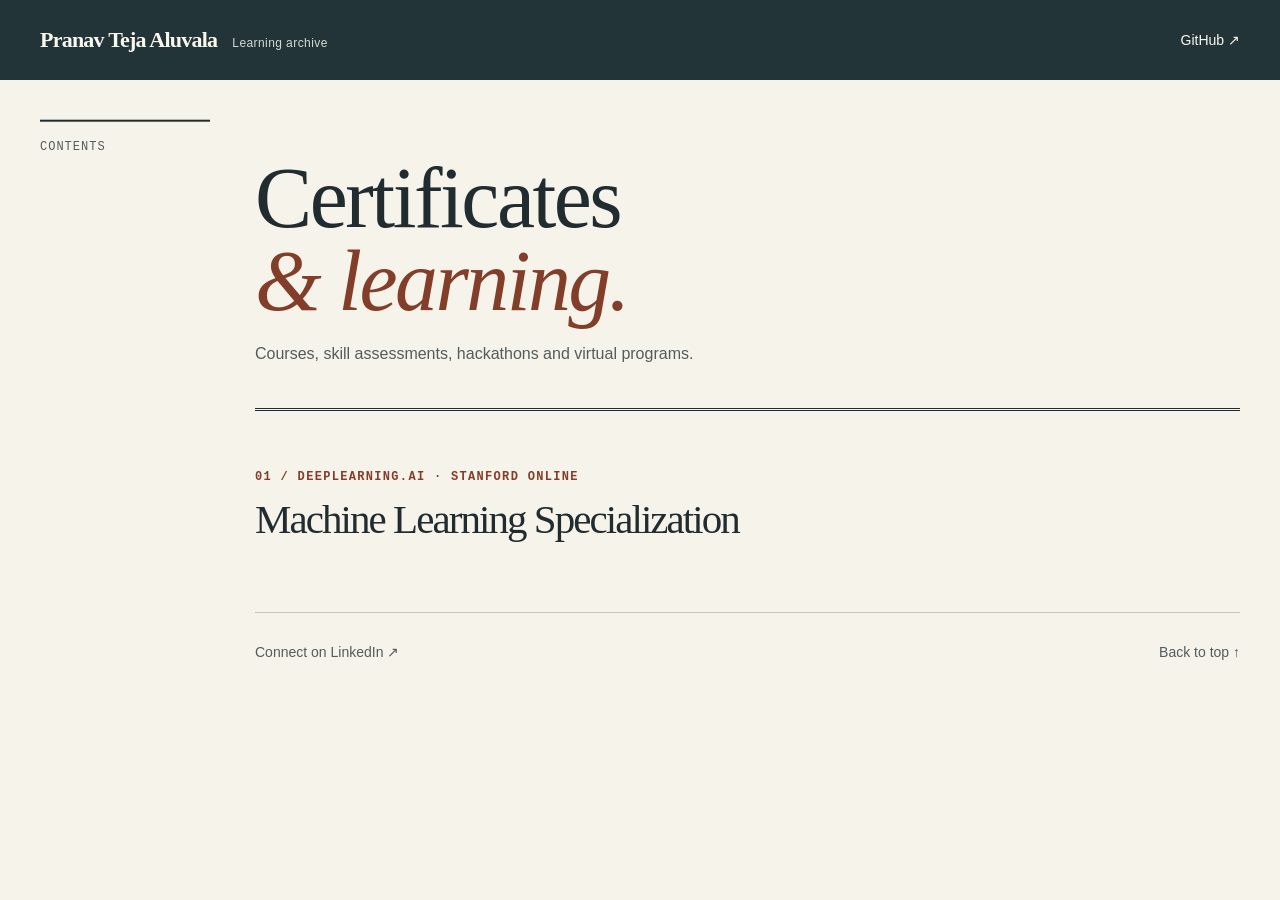
<file: index.html>
<!doctype html><html lang="en"><meta charset="utf-8"><meta name="viewport" content="width=device-width,initial-scale=1"><meta http-equiv="refresh" content="0;url=certs.html"><title>Certificate collection</title><a href="certs.html">Open certificate collection</a></html>
</file>
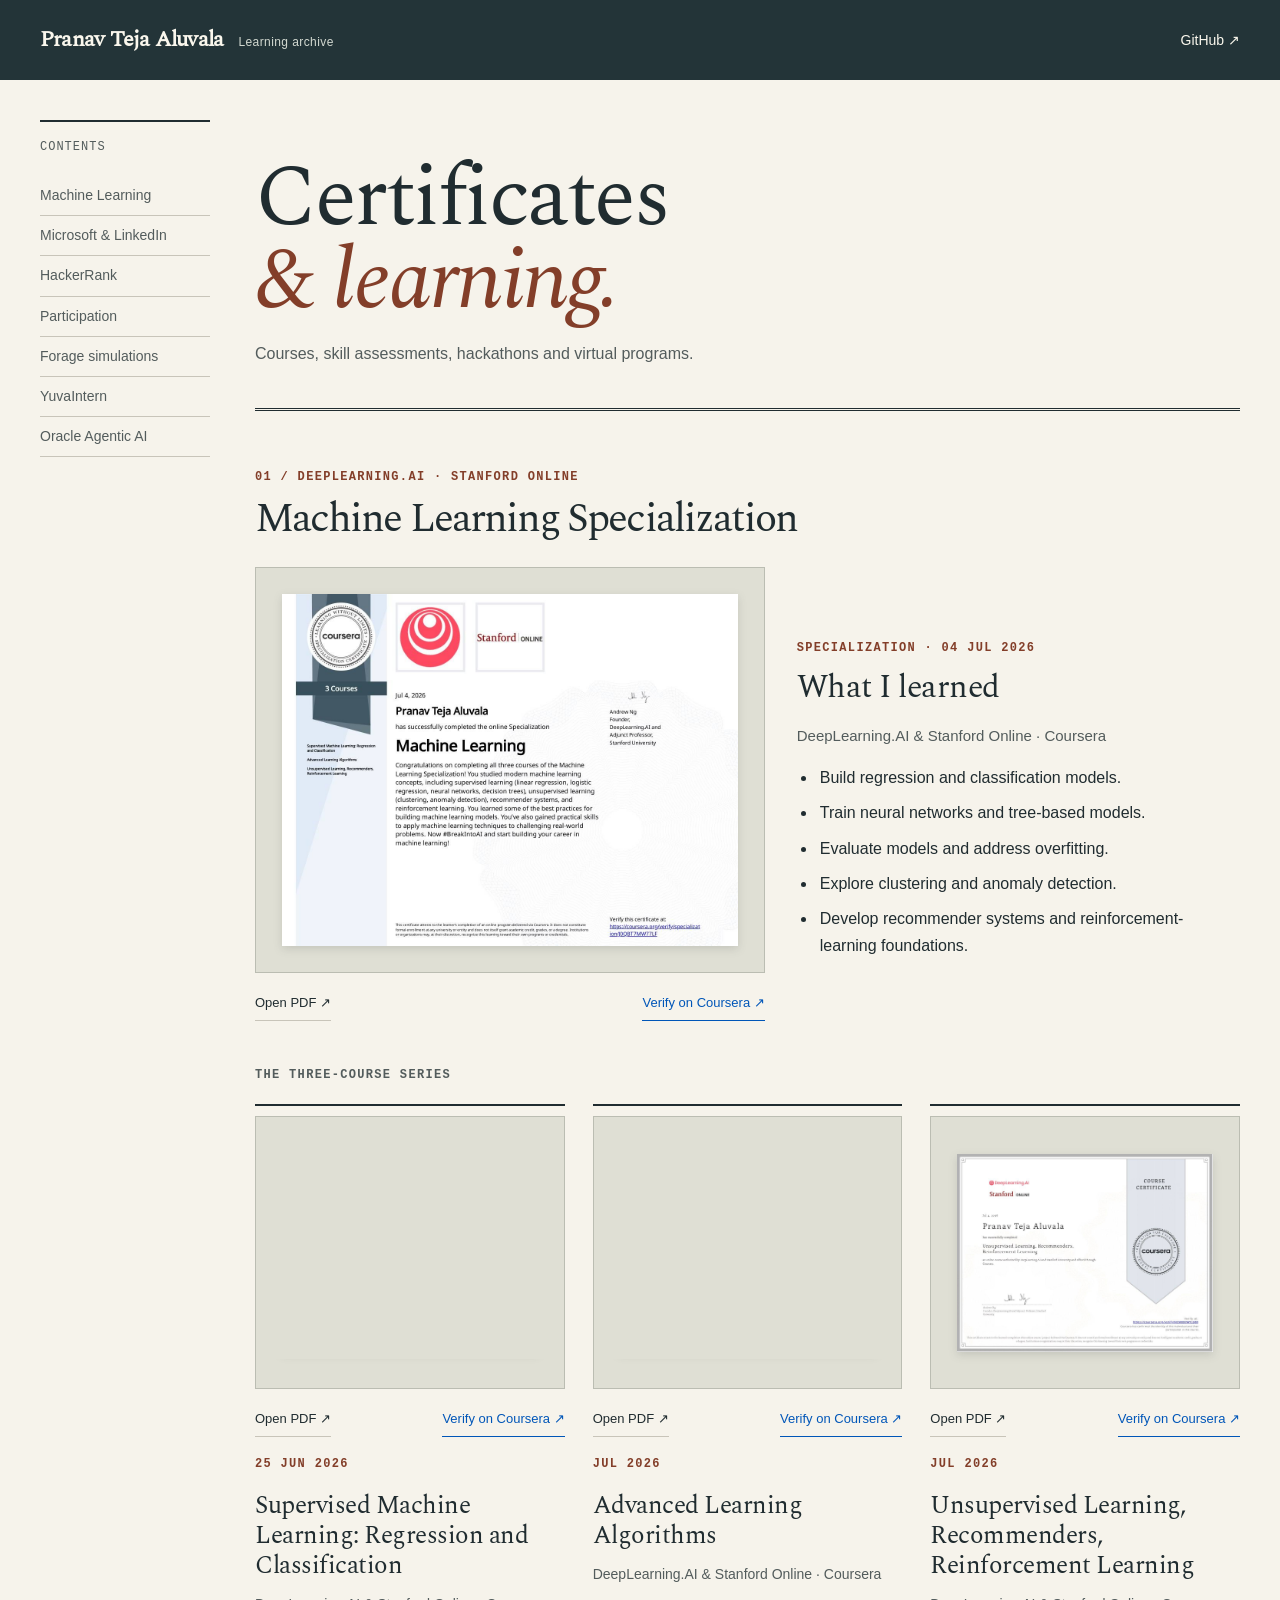
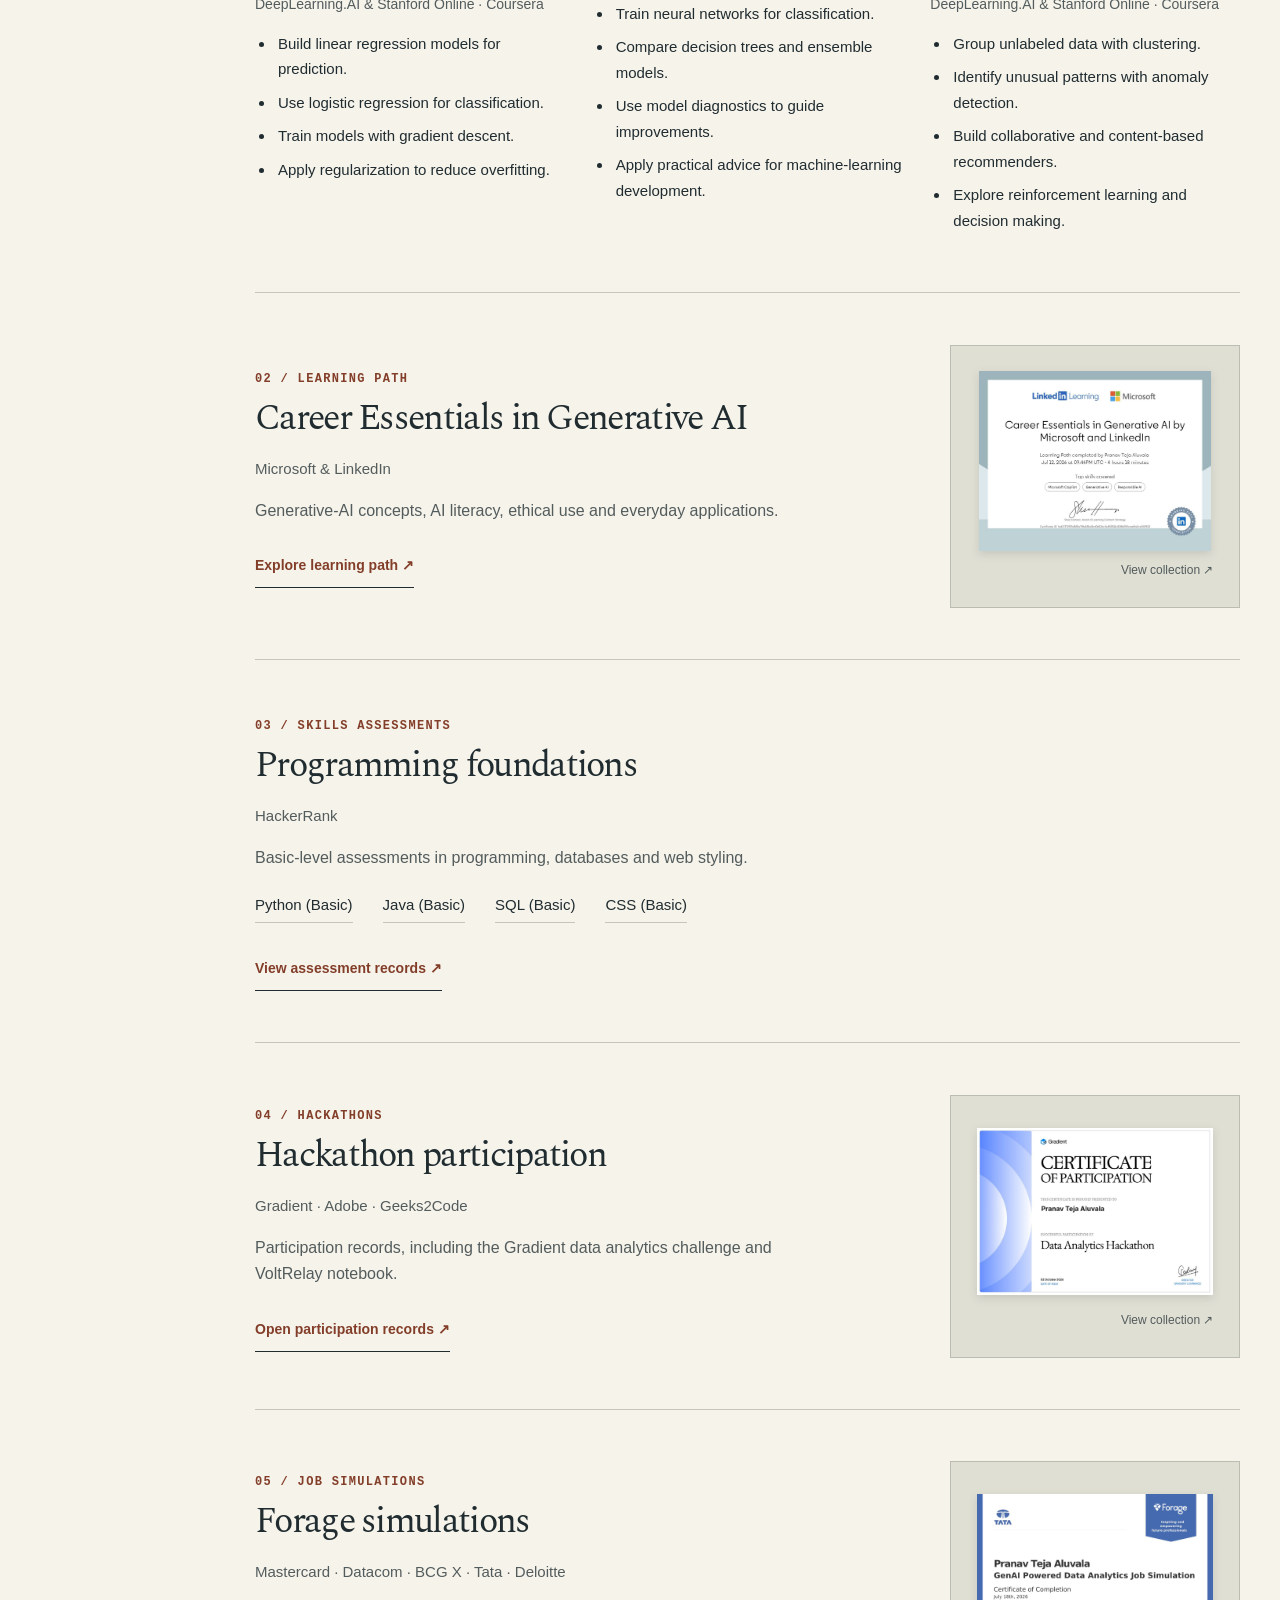
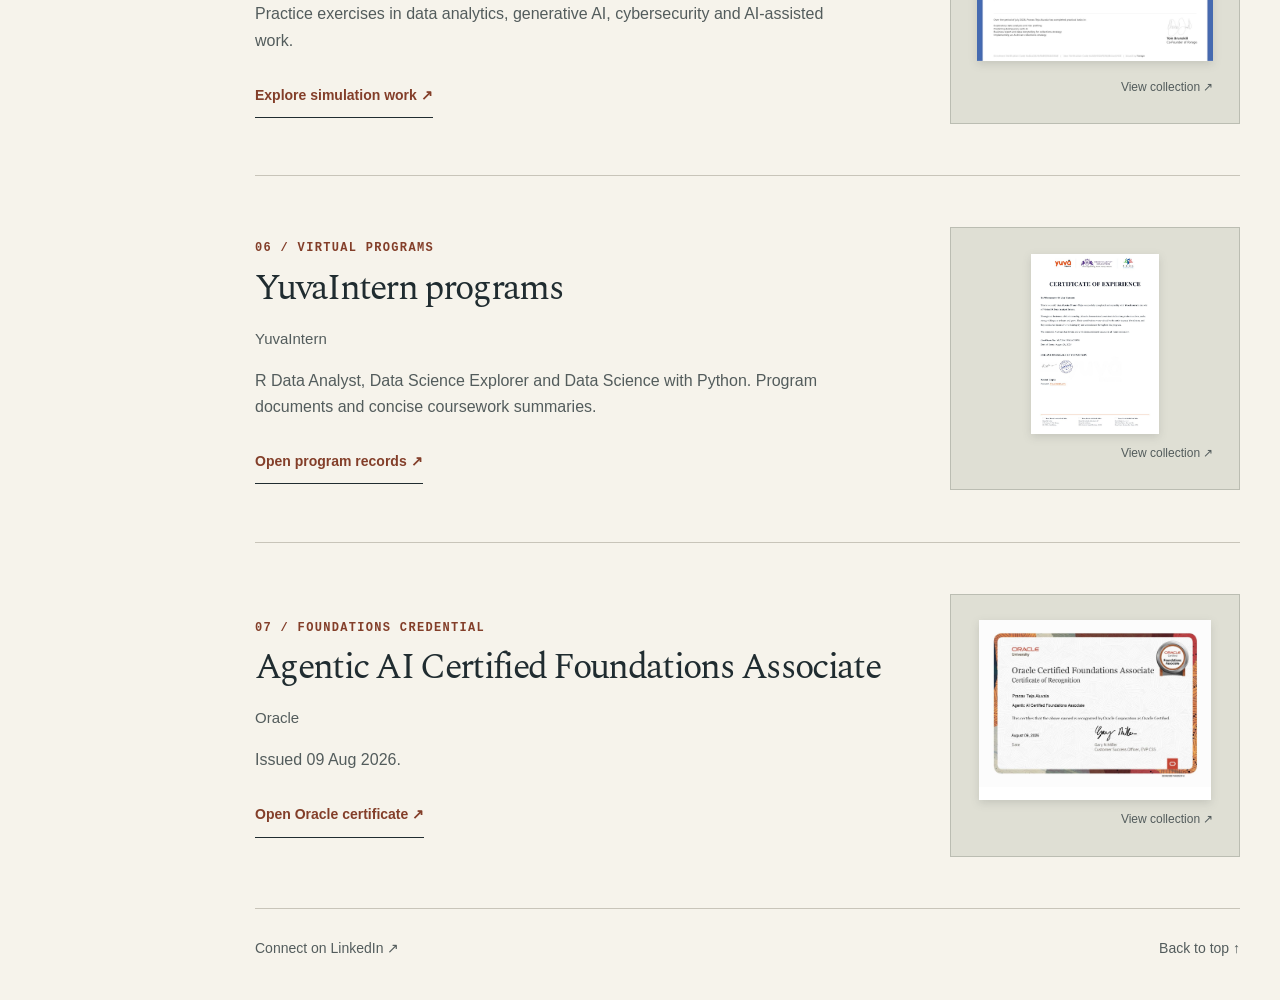
<file: certs.html>
<!doctype html>
<html lang="en">
  <head>
    <meta charset="utf-8" />
    <meta name="viewport" content="width=device-width,initial-scale=1" />
    <title>Certificates & learning — Pranav Teja Aluvala</title>
    <meta
      name="description"
      content="Pranav Teja Aluvala’s learning record: machine learning, programming, hackathons, simulations and virtual programs."
    />
    <link rel="stylesheet" href="assets/archive/archive.css" />
  </head>
  <body>
    <a href="#main" class="skip">Skip to certificates</a>
    <header class="site-header">
      <a class="wordmark" href="https://github.com/Pranav-Teja-Aluvala"
        >Pranav Teja Aluvala<span>Learning archive</span></a
      ><a
        href="https://github.com/Pranav-Teja-Aluvala"
        target="_blank"
        rel="noopener noreferrer"
        >GitHub ↗</a
      >
    </header>
    <nav class="mobile-index" aria-label="Collections"></nav>
    <div class="layout">
      <aside class="index">
        <p>Contents</p>
        <nav aria-label="Learning index"></nav>
      </aside>
      <main id="main">
        <header class="hero">
          <h1>Certificates <em>& learning.</em></h1>
          <p>Courses, skill assessments, hackathons and virtual programs.</p>
        </header>
        <section
          id="machine-learning"
          class="feature"
          aria-labelledby="ml-title"
        >
          <span class="eyebrow">01 / DeepLearning.AI · Stanford Online</span>
          <h2 id="ml-title">Machine Learning Specialization</h2>
          <div id="ml-feature"></div>
        </section>
        <div id="collections"></div>
        <footer class="footer">
          <a
            href="https://www.linkedin.com/in/aluvala-pranav-teja"
            target="_blank"
            rel="noopener noreferrer"
            >Connect on LinkedIn ↗</a
          ><a href="#main">Back to top ↑</a>
        </footer>
        <noscript
          ><a href="assets/learning-records.md"
            >View the static learning archive</a
          ></noscript
        >
      </main>
    </div>
    <dialog id="record-dialog" aria-labelledby="record-title">
      <header class="dialog-bar">
        <button type="button" class="close" data-close>
          ← All collections
        </button>
        <nav id="record-tabs" aria-label="Browse collections"></nav>
      </header>
      <div id="record-content" class="detail"></div>
    </dialog>
    <script type="module" src="assets/archive/archive.js"></script>
  </body>
</html>
</file>
<file: assets/archive/archive.css>
:root {
  --paper: #f6f5f0;
  --ink: #242621;
  --muted: #696e63;
  --line: #d8d9cf;
  --accent: #9c4938;
  --serif: Georgia, "Times New Roman", serif;
  --sans: Arial, Helvetica, sans-serif;
  color-scheme: light;
}
* {
  box-sizing: border-box;
}
html {
  scroll-behavior: smooth;
  scroll-padding-top: 108px;
}
body {
  margin: 0;
  background: var(--paper);
  color: var(--ink);
  font: 16px/1.65 var(--sans);
  -webkit-font-smoothing: antialiased;
}
button {
  font: inherit;
  color: inherit;
  cursor: pointer;
}
a {
  color: inherit;
  text-decoration: none;
}
a:hover,
button:hover {
  color: var(--accent);
}
a:focus-visible,
button:focus-visible {
  outline: 2px solid var(--accent);
  outline-offset: 5px;
}
button,
a {
  touch-action: manipulation;
}
img {
  display: block;
  width: 100%;
  height: auto;
}
button {
  background: none;
  border: 0;
}
p {
  margin: 0 0 16px;
}
.site-header {
  position: sticky;
  top: 0;
  z-index: 10;
  background: var(--paper);
  border-bottom: 1px solid var(--line);
  padding: 22px 40px;
  display: flex;
  justify-content: space-between;
  align-items: center;
  gap: 24px;
}
.wordmark {
  font-weight: 600;
}
.wordmark span {
  font-weight: 400;
  color: var(--muted);
  margin-left: 15px;
}
.site-header > a:last-child {
  font-size: 14px;
}
.layout {
  display: grid;
  grid-template-columns: 170px minmax(0, 1fr);
  gap: 45px;
  max-width: 1512px;
  margin: auto;
  padding: 0 40px;
}
.index {
  position: sticky;
  top: 120px;
  align-self: start;
}
.index p,
.eyebrow {
  font:
    12px/1.5 "Courier New",
    monospace;
  text-transform: uppercase;
  letter-spacing: 1px;
  color: var(--accent);
}
.index p {
  color: var(--muted);
  margin: 0 0 20px;
}
.index a {
  display: block;
  color: var(--muted);
  font-size: 14px;
  padding: 8px 0;
}
.index a:hover {
  color: var(--accent);
}
main {
  min-width: 0;
}
.hero {
  padding: 48px 0 34px;
  border-bottom: 1px solid var(--line);
}
h1 {
  font: normal clamp(46px, 5.5vw, 78px)/1.06 var(--serif);
  letter-spacing: -2.5px;
  margin: 0 0 18px;
}
h1 em {
  color: var(--accent);
  font-weight: 400;
}
.hero p {
  color: var(--muted);
  max-width: 540px;
  font-size: 16px;
  margin: 0;
}
.feature {
  padding: 32px 0 40px;
  border-bottom: 1px solid var(--line);
  scroll-margin-top: 100px;
}
h2 {
  font: normal clamp(32px, 3.2vw, 46px)/1.14 var(--serif);
  letter-spacing: -1px;
  margin: 8px 0 18px;
}
h3 {
  font: normal 28px/1.2 var(--serif);
  letter-spacing: -0.5px;
  margin: 10px 0 16px;
}
.issuer,
.meta,
.note {
  color: var(--muted);
}
.issuer {
  font-size: 15px;
}
.meta {
  font-size: 13px;
}
.note {
  font-size: 13px;
  line-height: 1.65;
}
.learning-points {
  padding-left: 20px;
  margin: 15px 0 0;
  line-height: 1.7;
}
.learning-points li {
  margin: 0 0 8px;
  padding-left: 3px;
}
.record-hero {
  display: grid;
  grid-template-columns: minmax(0, 1.15fr) minmax(0, 1fr);
  gap: 32px;
  align-items: center;
  margin-top: 24px;
}
.record-hero h3 {
  font-size: 32px;
}
.document {
  margin: 0;
  min-width: 0;
}
.document-preview {
  display: flex;
  align-items: center;
  justify-content: center;
  background: #e9e9e2;
  border: 1px solid #dedfd5;
  padding: 16px;
  min-height: 190px;
}
.document-preview img {
  height: 220px;
  object-fit: contain;
}
.record-hero .document-preview img {
  height: auto;
  max-height: 380px;
}
.document-actions {
  display: flex;
  flex-wrap: wrap;
  gap: 12px 20px;
  align-items: center;
  justify-content: space-between;
  padding: 12px 0;
  font-size: 13px;
}
.document-actions a {
  min-height: 36px;
  display: inline-flex;
  align-items: center;
  border-bottom: 1px solid var(--line);
}
.document-actions .verify {
  color: #0056b8;
  border-color: #0056b8;
}
.image-error {
  display: none;
  color: var(--muted);
  font-size: 14px;
  padding: 20px;
}
.document-preview.failed img {
  display: none;
}
.document-preview.failed .image-error {
  display: block;
}
.course-grid,
.record-grid {
  display: grid;
  grid-template-columns: repeat(3, minmax(0, 1fr));
  gap: 28px;
  margin-top: 32px;
}
.certificate-card {
  min-width: 0;
}
.certificate-card h3 {
  font: normal 25px/1.2 var(--serif);
  margin: 15px 0 12px;
}
.certificate-card .learning-points {
  font-size: 15px;
}
.certificate-card .issuer {
  font-size: 14px;
  margin-bottom: 10px;
}
.section-label {
  font:
    12px "Courier New",
    monospace;
  text-transform: uppercase;
  letter-spacing: 1px;
  color: var(--muted);
  margin: 35px 0 -10px;
}
.collection-row {
  display: grid;
  grid-template-columns: minmax(0, 1fr) 290px;
  gap: 44px;
  padding: 34px 0;
  border-bottom: 1px solid var(--line);
  align-items: center;
  scroll-margin-top: 110px;
}
.collection-row p {
  color: var(--muted);
  max-width: 580px;
}
.collection-row h2 {
  font-size: 36px;
}
.collection-row .document-preview img {
  height: 180px;
}
.collection-row .preview-button {
  border: 1px solid #dedfd5;
  padding: 14px;
  background: #e9e9e2;
  width: 100%;
}
.preview-button img {
  height: 180px;
  object-fit: contain;
}
.preview-button span {
  display: block;
  font-size: 12px;
  color: var(--muted);
  text-align: right;
  padding-top: 10px;
}
.collection-row.no-preview {
  display: block;
}
.contents-list {
  display: flex;
  flex-wrap: wrap;
  list-style: none;
  padding: 0;
  margin: 16px 0 20px;
  gap: 10px 30px;
  font-size: 15px;
}
.contents-list li {
  border-bottom: 1px solid var(--line);
  padding: 5px 0;
}
.text-link {
  border: 0;
  border-bottom: 1px solid var(--ink);
  background: none;
  display: inline-flex;
  align-items: center;
  gap: 18px;
  padding: 7px 0;
  min-height: 44px;
  font-size: 14px;
  font-weight: 600;
}
.collection-row .text-link {
  margin-top: 4px;
}
.footer {
  padding: 28px 0 40px;
  color: var(--muted);
  font-size: 14px;
  display: flex;
  justify-content: space-between;
}
.mobile-index {
  display: none;
}
.skip {
  position: absolute;
  top: -100px;
  left: 20px;
  padding: 10px;
  background: var(--ink);
  color: white;
  z-index: 30;
}
.skip:focus {
  top: 5px;
}
dialog {
  inset: 0;
  margin: 0;
  border: 0;
  padding: 0;
  width: 100%;
  max-width: none;
  height: 100dvh;
  max-height: none;
  background: var(--paper);
  color: var(--ink);
  overscroll-behavior: contain;
  scroll-behavior: smooth;
}
dialog::backdrop {
  background: var(--paper);
}
body:has(dialog[open]) {
  overflow: hidden;
}
.dialog-bar {
  position: sticky;
  top: 0;
  z-index: 20;
  background: var(--paper);
  border-bottom: 1px solid var(--line);
  padding: 12px 32px;
  display: flex;
  align-items: center;
  gap: 36px;
}
.close {
  min-height: 44px;
  white-space: nowrap;
  font-size: 14px;
  padding: 8px 12px;
  border: 1px solid var(--line);
}
#record-tabs {
  display: flex;
  gap: 23px;
  overflow: auto;
  scrollbar-width: none;
}
#record-tabs button {
  white-space: nowrap;
  font-size: 13px;
  border-bottom: 2px solid transparent;
  padding: 10px 0;
  min-height: 44px;
  color: var(--muted);
}
#record-tabs button[aria-current="true"] {
  border-color: var(--accent);
  color: var(--ink);
}
.detail {
  max-width: 1320px;
  margin: auto;
  padding: 32px 40px 60px;
}
.collection-intro {
  border-bottom: 1px solid var(--line);
  padding-bottom: 18px;
}
.collection-intro h2 {
  font-size: 44px;
  margin: 6px 0 8px;
}
.collection-intro p {
  color: var(--muted);
  font-size: 14px;
  margin: 0;
}
.collection-end {
  display: flex;
  justify-content: space-between;
  gap: 20px;
  border-top: 1px solid var(--line);
  padding-top: 24px;
  margin-top: 35px;
}
.collection-end button {
  min-height: 44px;
  border: 1px solid var(--line);
  padding: 8px 16px;
  font-size: 14px;
}
.program {
  padding: 30px 0;
  border-bottom: 1px solid var(--line);
}
.program h3 {
  font-size: 32px;
  margin: 6px 0 10px;
}
.program-layout {
  display: grid;
  grid-template-columns: minmax(0, 1fr) minmax(0, 1.05fr) minmax(0, 1fr);
  gap: 30px;
  align-items: center;
  margin-top: 20px;
}
.program-layout.completion-only {
  grid-template-columns: minmax(0, 1fr) minmax(0, 1.7fr);
}
.program .document-preview img {
  height: 290px;
}
.document-label {
  font-size: 13px;
  color: var(--muted);
  margin: 0 0 8px;
}
.activity-title {
  font-size: 15px;
  font-weight: 600;
  margin-bottom: 10px;
}
.program .learning-points {
  font-size: 15px;
}
.reveal {
  animation: reveal 0.55s ease both;
}
@keyframes reveal {
  from {
    opacity: 0.45;
    transform: translateY(10px);
  }
  to {
    opacity: 1;
    transform: none;
  }
}
@media (max-width: 1150px) {
  .layout {
    grid-template-columns: 145px minmax(0, 1fr);
    gap: 30px;
    padding: 0 28px;
  }
  .site-header {
    padding: 20px 28px;
  }
  .course-grid,
  .record-grid {
    gap: 22px;
  }
  .record-hero {
    gap: 25px;
  }
  .collection-row {
    grid-template-columns: 1fr 240px;
    gap: 28px;
  }
  .certificate-card h3 {
    font-size: 23px;
  }
  .detail {
    padding: 28px;
  }
  .program-layout {
    gap: 22px;
  }
}
@media (max-width: 800px) {
  .site-header {
    padding: 17px 20px;
    font-size: 14px;
  }
  .wordmark span {
    display: none;
  }
  .index {
    display: none;
  }
  .layout {
    display: block;
    padding: 0 22px;
  }
  .mobile-index {
    display: flex;
    position: sticky;
    top: 62px;
    z-index: 9;
    overflow: auto;
    gap: 25px;
    padding: 12px 22px;
    border-bottom: 1px solid var(--line);
    background: var(--paper);
    scrollbar-width: none;
  }
  .mobile-index a {
    font-size: 13px;
    white-space: nowrap;
  }
  .hero {
    padding: 34px 0 26px;
  }
  h1 {
    font-size: 55px;
  }
  .record-hero {
    grid-template-columns: 1fr;
  }
  .record-hero .document-preview img {
    max-height: 330px;
  }
  .course-grid,
  .record-grid {
    grid-template-columns: repeat(2, minmax(0, 1fr));
  }
  .document-preview {
    padding: 12px;
    min-height: 150px;
  }
  .document-preview img {
    height: 180px;
  }
  .collection-row {
    grid-template-columns: 1fr 210px;
    gap: 25px;
  }
  .collection-row h2 {
    font-size: 32px;
  }
  .dialog-bar {
    display: block;
    padding: 10px 20px;
  }
  #record-tabs {
    gap: 22px;
    margin-top: 6px;
  }
  .close {
    border: 0;
    padding: 4px 0;
  }
  .detail {
    padding: 26px 22px 45px;
  }
  .collection-intro h2 {
    font-size: 36px;
  }
  .program-layout {
    grid-template-columns: 1fr 1fr;
    gap: 20px;
  }
  .program-activities {
    grid-column: 1/-1;
    grid-row: 2;
  }
  .program-layout.completion-only {
    grid-template-columns: 1fr 1fr;
  }
  .program-layout.completion-only .program-activities {
    grid-column: 2;
    grid-row: 1;
  }
  .program .document-preview img {
    height: 250px;
  }
  .footer {
    font-size: 12px;
  }
}
@media (max-width: 520px) {
  .course-grid,
  .record-grid {
    grid-template-columns: 1fr;
    gap: 28px;
  }
  .certificate-card {
    display: block;
  }
  .certificate-card .document-preview img {
    height: 210px;
  }
  .record-hero {
    gap: 14px;
  }
  .record-hero h3 {
    font-size: 29px;
  }
  .collection-row {
    display: flex;
    flex-direction: column;
    align-items: stretch;
    gap: 20px;
  }
  .collection-row .preview-button {
    max-width: 100%;
  }
  .contents-list {
    gap: 8px 22px;
  }
  .collection-intro h2 {
    font-size: 33px;
  }
  .program-layout,
  .program-layout.completion-only {
    display: flex;
    flex-direction: column;
    align-items: stretch;
  }
  .program .document-preview img {
    height: 280px;
  }
  .program-activities {
    order: 0;
  }
  .program-layout .document:first-child {
    order: -1;
  }
  .document-actions {
    font-size: 13px;
  }
  .hero h1 {
    font-size: 49px;
    letter-spacing: -2px;
  }
  .footer {
    gap: 20px;
  }
  .collection-end button {
    font-size: 12px;
    padding: 8px 10px;
  }
}
@media (prefers-reduced-motion: reduce) {
  html,
  dialog {
    scroll-behavior: auto;
  }
  .reveal {
    animation: none;
  }
}
/* A publication masthead, engraved folio and paper mounts for the originals. */
:root {
  --paper: #f6f3eb;
  --ink: #202c30;
  --accent: #833e29;
  --line: #c8c4b9;
  --muted: #535c5c;
}
.site-header {
  background: #233438;
  color: #faf7ed;
  border: 0;
}
.wordmark {
  font-family: var(--serif);
  font-size: 22px;
  letter-spacing: -0.035em;
}
.wordmark span {
  font: 12px/1.4 var(--sans);
  color: #d3d9d1;
  letter-spacing: 0.035em;
}
.site-header a:hover {
  color: #f2c9ab;
}
.hero {
  position: relative;
  padding: clamp(40px, 6vw, 86px) 22% 40px 0;
  border-bottom: 3px double var(--ink);
}
.hero h1 {
  max-width: 13ch;
  font-size: clamp(52px, 6.7vw, 103px);
  line-height: 0.97;
}
.hero h1 em {
  display: block;
}
.index {
  border-top: 2px solid var(--ink);
  padding-top: 16px;
}
.index a {
  border-bottom: 1px solid var(--line);
  transition: padding 0.2s;
}
.index a:hover {
  padding-left: 5px;
}
.feature,
.collection-row {
  padding-block: clamp(32px, 4vw, 60px);
}
.eyebrow,
.section-label {
  font-weight: 600;
  letter-spacing: 0.11em;
}
.document-preview,
.collection-row .preview-button {
  background: #dfdfd4;
  border: 1px solid #bbbdb2;
  padding: clamp(14px, 2vw, 31px);
}
.document-preview img,
.preview-button img {
  filter: drop-shadow(0 3px 4px #27343024);
  transition: transform 0.3s ease;
}
.document-preview:hover img,
.preview-button:hover img {
  transform: translateY(-3px);
}
.collection-row h2,
.feature h2 {
  letter-spacing: -0.047em;
}
.certificate-card {
  border-top: 2px solid var(--ink);
  padding-top: 10px;
}
.dialog-bar {
  border-bottom: 2px solid var(--ink);
}
.text-link,
.close {
  color: var(--accent);
}
@media (max-width: 700px) {
  .hero {
    padding-right: 19%;
  }
  .site-header .wordmark {
    font-size: 18px;
  }
}
@media (prefers-reduced-motion: reduce) {
  *,
  *::before,
  *::after {
    animation: none !important;
    transition: none !important;
    scroll-behavior: auto !important;
  }
}
@font-face {
  font-family: "Spectral";
  src: url("fonts/Spectral-Regular.ttf") format("truetype");
  font-display: swap;
}
@font-face {
  font-family: "Spectral";
  src: url("fonts/Spectral-Italic.ttf") format("truetype");
  font-style: italic;
  font-display: swap;
}
:root {
  --serif: "Spectral", Georgia, serif;
}

.hero { padding-right: 0; }
</file>
